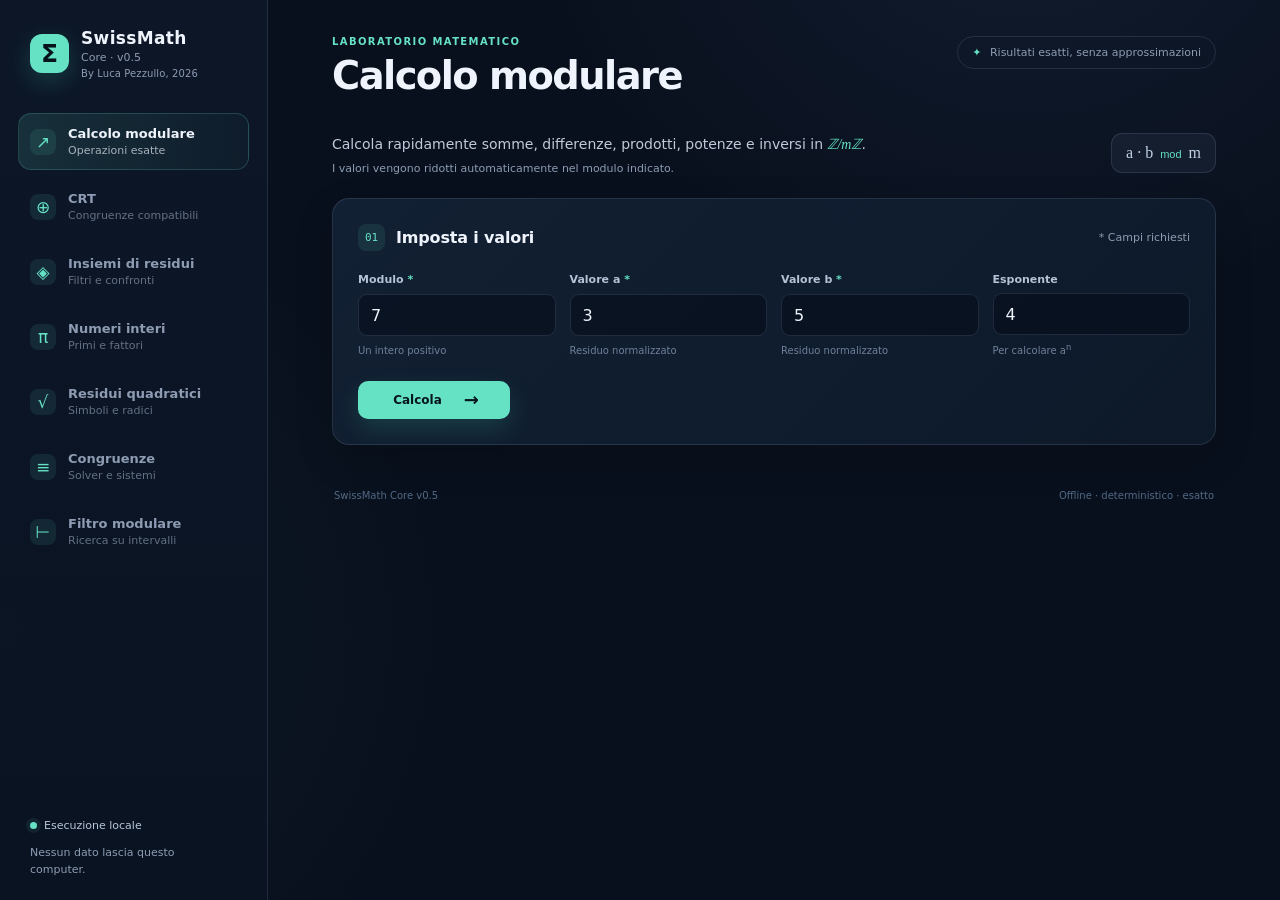
<file: apps/desktop/ui/index.html>
<!doctype html>
<html lang="it">
  <head>
    <meta charset="UTF-8" />
    <meta name="viewport" content="width=device-width, initial-scale=1.0" />
    <meta name="theme-color" content="#0b1220" />
    <title>SwissMath Core</title>
    <link rel="stylesheet" href="styles.css" />
  </head>
  <body>
    <div class="app-shell">
      <aside class="sidebar">
        <div class="brand">
          <div class="brand-mark" aria-hidden="true">Σ</div>
          <div>
            <div class="brand-name">SwissMath</div>
            <div class="brand-version">Core · v0.5</div>
            <div class="brand-credit">By Luca Pezzullo, 2026</div>
          </div>
        </div>

        <nav class="main-nav" aria-label="Strumenti">
          <button class="nav-item active" data-screen="modular" type="button">
            <span class="nav-icon" aria-hidden="true">↗</span>
            <span><strong>Calcolo modulare</strong><small>Operazioni esatte</small></span>
          </button>
          <button class="nav-item" data-screen="crt" type="button">
            <span class="nav-icon" aria-hidden="true">⊕</span>
            <span><strong>CRT</strong><small>Congruenze compatibili</small></span>
          </button>
          <button class="nav-item" data-screen="residues" type="button">
            <span class="nav-icon" aria-hidden="true">◈</span>
            <span><strong>Insiemi di residui</strong><small>Filtri e confronti</small></span>
          </button>
          <button class="nav-item" data-screen="integers" type="button">
            <span class="nav-icon" aria-hidden="true">π</span>
            <span><strong>Numeri interi</strong><small>Primi e fattori</small></span>
          </button>
          <button class="nav-item" data-screen="quadratic" type="button">
            <span class="nav-icon" aria-hidden="true">√</span>
            <span><strong>Residui quadratici</strong><small>Simboli e radici</small></span>
          </button>
          <button class="nav-item" data-screen="congruences" type="button">
            <span class="nav-icon" aria-hidden="true">≡</span>
            <span><strong>Congruenze</strong><small>Solver e sistemi</small></span>
          </button>
          <button class="nav-item" data-screen="sieve" type="button">
            <span class="nav-icon" aria-hidden="true">⊢</span>
            <span><strong>Filtro modulare</strong><small>Ricerca su intervalli</small></span>
          </button>
        </nav>

        <div class="sidebar-footer">
          <div class="offline-pill"><span class="status-dot"></span> Esecuzione locale</div>
          <p>Nessun dato lascia questo computer.</p>
        </div>
      </aside>

      <main class="content">
        <header class="topbar">
          <div>
            <div class="eyebrow">LABORATORIO MATEMATICO</div>
            <h1 id="page-title">Calcolo modulare</h1>
          </div>
          <div class="topbar-note"><span class="spark" aria-hidden="true">✦</span> Risultati esatti, senza approssimazioni</div>
        </header>

        <div id="result-actions" class="result-actions hidden" aria-live="polite">
          <div class="result-actions-copy"><span class="metric-label">Preflight risultato</span><strong id="result-actions-context">Nessun risultato selezionato</strong></div>
          <div class="result-actions-buttons"><button id="save-result" class="secondary-button" type="button">Salva risultato</button><button id="print-result" class="secondary-button" type="button">Stampa / PDF</button></div>
        </div>

        <section id="screen-modular" class="screen active" aria-labelledby="page-title">
          <div class="intro-row">
            <div>
              <p class="lead">Calcola rapidamente somme, differenze, prodotti, potenze e inversi in <span class="math">ℤ/mℤ</span>.</p>
              <p class="hint">I valori vengono ridotti automaticamente nel modulo indicato.</p>
            </div>
            <div class="formula-chip">a · b <span>mod</span> m</div>
          </div>

          <form id="modular-form" class="workspace-card">
            <div class="card-heading"><div><span class="step-badge">01</span><h2>Imposta i valori</h2></div><span class="required-note">* Campi richiesti</span></div>
            <div class="field-grid four">
              <label class="field"><span>Modulo <em>*</em></span><input name="modulus" type="text" inputmode="numeric" value="7" required /><small>Un intero positivo</small></label>
              <label class="field"><span>Valore a <em>*</em></span><input name="a" type="text" inputmode="numeric" value="3" required /><small>Residuo normalizzato</small></label>
              <label class="field"><span>Valore b <em>*</em></span><input name="b" type="text" inputmode="numeric" value="5" required /><small>Residuo normalizzato</small></label>
              <label class="field"><span>Esponente</span><input name="exponent" type="text" inputmode="numeric" value="4" required /><small>Per calcolare a<sup>n</sup></small></label>
            </div>
            <button class="primary-button" type="submit"><span>Calcola</span><span class="button-arrow">→</span></button>
          </form>

          <div id="modular-result" class="result-area hidden" aria-live="polite">
            <div class="result-heading"><div><span class="step-badge success">02</span><h2>Risultati</h2></div><span id="modular-context" class="context-label"></span></div>
            <div class="metric-grid">
              <article class="metric-card accent"><span class="metric-label">Somma</span><strong id="result-sum">—</strong><span class="metric-formula">a + b</span></article>
              <article class="metric-card"><span class="metric-label">Differenza</span><strong id="result-difference">—</strong><span class="metric-formula">a − b</span></article>
              <article class="metric-card"><span class="metric-label">Prodotto</span><strong id="result-product">—</strong><span class="metric-formula">a · b</span></article>
              <article class="metric-card"><span class="metric-label">Potenza</span><strong id="result-power">—</strong><span class="metric-formula">a<sup>n</sup></span></article>
              <article class="metric-card wide"><span class="metric-label">Inverso di a</span><strong id="result-inverse">—</strong><span id="inverse-note" class="metric-formula">esiste se gcd(a, m) = 1</span></article>
            </div>
          </div>
        </section>

        <section id="screen-crt" class="screen" aria-labelledby="page-title">
          <div class="intro-row">
            <div>
              <p class="lead">Risolvi due congruenze simultanee con il teorema cinese del resto generalizzato.</p>
              <p class="hint">Se non esiste una soluzione comune, SwissMath lo segnala senza trattarlo come errore.</p>
            </div>
            <div class="formula-chip">x ≡ a <span>mod</span> m</div>
          </div>

          <form id="crt-form" class="workspace-card">
            <div class="card-heading"><div><span class="step-badge">01</span><h2>Inserisci le congruenze</h2></div><span class="required-note">I residui vengono normalizzati</span></div>
            <div class="crt-equations">
              <div class="equation-block"><div class="equation-title"><span class="equation-dot">A</span> Prima congruenza</div><div class="field-grid two"><label class="field"><span>Residuo a <em>*</em></span><input name="residueA" type="text" inputmode="numeric" value="2" required /></label><label class="field"><span>Modulo m <em>*</em></span><input name="modulusA" type="text" inputmode="numeric" value="3" required /></label></div><div class="equation-preview">x ≡ <b data-preview="residueA">2</b> <span>mod</span> <b data-preview="modulusA">3</b></div></div>
              <div class="equation-join" aria-hidden="true">+</div>
              <div class="equation-block"><div class="equation-title"><span class="equation-dot violet">B</span> Seconda congruenza</div><div class="field-grid two"><label class="field"><span>Residuo b <em>*</em></span><input name="residueB" type="text" inputmode="numeric" value="3" required /></label><label class="field"><span>Modulo n <em>*</em></span><input name="modulusB" type="text" inputmode="numeric" value="5" required /></label></div><div class="equation-preview">x ≡ <b data-preview="residueB">3</b> <span>mod</span> <b data-preview="modulusB">5</b></div></div>
            </div>
            <button class="primary-button" type="submit"><span>Componi con CRT</span><span class="button-arrow">→</span></button>
          </form>

          <div id="crt-result" class="result-area hidden" aria-live="polite">
            <div class="result-heading"><div><span class="step-badge success">02</span><h2>Risultato CRT</h2></div><span id="crt-status" class="status-label"></span></div>
            <div class="crt-result-card"><div class="crt-result-symbol">x</div><div class="crt-result-text"><span id="crt-message">—</span><strong id="crt-equation">—</strong></div></div>
          </div>
        </section>

        <section id="screen-residues" class="screen" aria-labelledby="page-title">
          <div class="intro-row">
            <div>
              <p class="lead">Materializza e confronta due insiemi di residui modulo <span class="math">m</span>.</p>
              <p class="hint">Inserisci valori separati da virgola. I duplicati vengono eliminati automaticamente.</p>
            </div>
            <div class="formula-chip">A ⊆ <span>ℤ/mℤ</span></div>
          </div>

          <form id="residues-form" class="workspace-card">
            <div class="card-heading"><div><span class="step-badge">01</span><h2>Definisci gli insiemi</h2></div><span class="required-note">Moduli GUI fino a 2.000.000</span></div>
            <div class="field-grid one"><label class="field"><span>Modulo comune <em>*</em></span><input name="modulus" type="text" inputmode="numeric" value="12" required /><small>Il modulo deve essere uguale per A e B</small></label></div>
            <div class="field-grid two residue-inputs"><label class="field"><span>Insieme A</span><textarea name="left" rows="3" placeholder="es. 0, 1, 4, 9">0, 1, 4, 9</textarea><small>Valori separati da virgola</small></label><label class="field"><span>Insieme B</span><textarea name="right" rows="3" placeholder="es. 1, 2, 4, 8">1, 2, 4, 8</textarea><small>Necessario per le operazioni binarie</small></label></div>
            <div class="operation-row"><label class="field operation-field"><span>Operazione</span><select name="operation"><option value="intersection">Intersezione A ∩ B</option><option value="union">Unione A ∪ B</option><option value="difference">Differenza A \ B</option><option value="complement">Complemento di A</option><option value="intersection_count">Conta A ∩ B</option><option value="intersects">A e B si intersecano?</option><option value="is_subset_of">A è sottoinsieme di B?</option></select></label><button class="primary-button compact" type="submit"><span>Esegui operazione</span><span class="button-arrow">→</span></button></div>
          </form>

          <div id="residues-result" class="result-area hidden" aria-live="polite">
            <div class="result-heading"><div><span class="step-badge success">02</span><h2>Risultato dell'operazione</h2></div><span id="residues-context" class="context-label"></span></div>
            <div class="residue-result-card"><div class="residue-summary"><div><span class="metric-label">Cardinalità</span><strong id="residue-len">—</strong></div><div id="residue-query-wrap" class="query-answer hidden"><span class="metric-label">Risposta</span><strong id="residue-query">—</strong></div></div><div class="result-message" id="residue-message">—</div><div id="residue-values" class="residue-values"></div></div>
          </div>
        </section>

        <section id="screen-integers" class="screen" aria-labelledby="page-title">
          <div class="intro-row">
            <div>
              <p class="lead">Analizza un intero con una sola richiesta: primalità, fattorizzazione, φ(n) e λ(n) quando il dominio lo consente.</p>
              <p class="hint">Nel dominio u64 la fattorizzazione viene calcolata una sola volta e riutilizzata per le funzioni derivate; oltre u64 resta disponibile la sola primalità.</p>
            </div>
            <div class="formula-chip">n = <span>∏</span> p<sup>e</sup></div>
          </div>

          <form id="integer-analysis-form" class="workspace-card">
            <div class="card-heading"><div><span class="step-badge">01</span><h2>Analizza un numero</h2></div><span class="required-note">Interi decimali non negativi</span></div>
            <div class="field-grid one"><label class="field"><span>Numero n <em>*</em></span><input name="n" type="text" inputmode="numeric" value="360" required /><small>0 è ammesso per mostrare perché la fattorizzazione non è definita</small></label></div>
            <button class="primary-button" type="submit"><span>Analizza</span><span class="button-arrow">→</span></button>
          </form>

          <div id="integer-analysis-result" class="result-area hidden" aria-live="polite">
            <div class="result-heading"><div><span class="step-badge success">02</span><h2>Analisi del numero</h2></div><span id="integer-analysis-context" class="context-label"></span></div>
            <div class="integer-analysis-card residue-result-card">
              <div class="integer-analysis-grid">
                <article class="metric-card accent"><span class="metric-label">Tipo</span><strong id="integer-type">—</strong></article>
                <article class="metric-card"><span class="metric-label">Primalità</span><strong id="integer-primality">—</strong></article>
                <article class="metric-card"><span class="metric-label">φ(n)</span><strong id="integer-phi">—</strong></article>
                <article class="metric-card"><span class="metric-label">λ(n)</span><strong id="integer-lambda">—</strong></article>
              </div>
              <div class="result-message">Fattorizzazione</div>
              <div id="integer-factorization" class="factorization-display">—</div>
              <div id="integer-factorization-note" class="result-note"></div>
              <div id="integer-analysis-note" class="result-note"></div>
            </div>
          </div>

          <form id="integer-order-form" class="workspace-card integer-order-card">
            <div class="card-heading"><div><span class="step-badge">03</span><h2>Ordine moltiplicativo</h2></div><span class="required-note">Usa il modulo n selezionato</span></div>
            <div class="field-grid two">
              <label class="field"><span>Base a <em>*</em></span><input name="a" type="text" inputmode="numeric" value="3" required /><small>Ridotta automaticamente modulo n</small></label>
              <div class="field"><span>Modulo n</span><div id="integer-current-n" class="integer-current-value" aria-live="polite">360</div><small>Modifica n nel riquadro sopra e analizzalo di nuovo</small></div>
            </div>
            <button class="primary-button compact" type="submit"><span>Calcola ordine</span><span class="button-arrow">→</span></button>
          </form>

          <div id="integer-order-result" class="result-area hidden" aria-live="polite">
            <div class="result-heading"><div><span class="step-badge success">04</span><h2>Risultato ordine</h2></div><span id="integer-order-message" class="context-label"></span></div>
            <div class="crt-result-card integer-order-result-card"><div class="crt-result-symbol">a</div><div class="crt-result-text"><span>Ordine moltiplicativo</span><strong id="integer-order-equation">—</strong></div></div>
          </div>
        </section>

        <section id="screen-quadratic" class="screen" aria-labelledby="page-title">
          <div class="intro-row">
            <div>
              <p class="lead">Calcola simboli di Jacobi/Legendre e risolvi radici quadrate modulari nel dominio u64.</p>
              <p class="hint">Per moduli composti il solutore v0.5 supporta soltanto i casi in cui a e n sono coprimi.</p>
            </div>
            <div class="formula-chip">x² ≡ a <span>mod</span> n</div>
          </div>

          <form id="quadratic-symbol-form" class="workspace-card">
            <div class="card-heading"><div><span class="step-badge">01</span><h2>Simboli</h2></div><span class="required-note">Modulo dispari per Jacobi</span></div>
            <div class="field-grid two">
              <label class="field"><span>Valore a <em>*</em></span><input name="a" type="text" inputmode="numeric" value="5" required /><small>Accetta anche valori negativi</small></label>
              <label class="field"><span>Modulo n <em>*</em></span><input name="modulus" type="text" inputmode="numeric" value="11" required /><small>Jacobi: intero positivo dispari</small></label>
            </div>
            <button class="primary-button compact" type="submit"><span>Calcola simbolo</span><span class="button-arrow">→</span></button>
          </form>

          <div id="quadratic-symbol-result" class="result-area hidden" aria-live="polite">
            <div class="result-heading"><div><span class="step-badge success">02</span><h2>Simboli quadratici</h2></div><span id="quadratic-symbol-context" class="context-label"></span></div>
            <div class="metric-grid quadratic-metric-grid">
              <article class="metric-card accent"><span class="metric-label">Jacobi (a / n)</span><strong id="quadratic-jacobi">—</strong></article>
              <article class="metric-card"><span class="metric-label">Legendre (a / p)</span><strong id="quadratic-legendre">—</strong></article>
            </div>
            <div id="quadratic-symbol-message" class="result-message">—</div>
          </div>

          <form id="quadratic-roots-form" class="workspace-card quadratic-roots-card">
            <div class="card-heading"><div><span class="step-badge">03</span><h2>Radici modulari</h2></div><span class="required-note">Anteprima massima: 100 radici</span></div>
            <div class="field-grid two">
              <label class="field"><span>Valore a <em>*</em></span><input name="a" type="text" inputmode="numeric" value="10" required /><small>Accetta anche valori negativi</small></label>
              <label class="field"><span>Modulo n <em>*</em></span><input name="modulus" type="text" inputmode="numeric" value="13" required /><small>Primo o composto nel dominio u64</small></label>
            </div>
            <button class="primary-button compact" type="submit"><span>Trova radici</span><span class="button-arrow">→</span></button>
          </form>

          <div id="quadratic-roots-result" class="result-area hidden" aria-live="polite">
            <div class="result-heading"><div><span class="step-badge success">04</span><h2>Radici modulari</h2></div><span id="quadratic-roots-context" class="context-label"></span></div>
            <div class="residue-result-card">
              <div class="residue-summary"><div><span class="metric-label">Esistono</span><strong id="quadratic-root-exists">—</strong></div><div><span class="metric-label">Numero esatto di radici</span><strong id="quadratic-root-count">—</strong></div></div>
              <div id="quadratic-root-message" class="result-message">—</div>
              <div id="quadratic-roots" class="residue-values"></div>
              <div id="quadratic-roots-note" class="result-note"></div>
            </div>
          </div>
        </section>

        <section id="screen-congruences" class="screen" aria-labelledby="page-title">
          <div class="intro-row">
            <div>
              <p class="lead">Risolvi congruenze lineari e sistemi esatti senza materializzare inutilmente tutte le soluzioni.</p>
              <p class="hint">La spiegazione usa i valori prodotti dal solver Rust; i residui vengono mostrati solo quando sono pochi.</p>
            </div>
            <div class="formula-chip">a · x ≡ b <span>mod</span> m</div>
          </div>

          <form id="linear-form" class="workspace-card">
            <div class="card-heading"><div><span class="step-badge">01</span><h2>Singola congruenza</h2></div><span class="required-note">Interi decimali non negativi</span></div>
            <div class="field-grid three">
              <label class="field"><span>Coefficiente a <em>*</em></span><input name="a" type="text" inputmode="numeric" value="14" required /></label>
              <label class="field"><span>Termine b <em>*</em></span><input name="b" type="text" inputmode="numeric" value="8" required /></label>
              <label class="field"><span>Modulo m <em>*</em></span><input name="modulus" type="text" inputmode="numeric" value="30" required /></label>
            </div>
            <button class="primary-button" type="submit"><span>Risolvi</span><span class="button-arrow">→</span></button>
          </form>

          <div id="linear-result" class="result-area hidden" aria-live="polite">
            <div class="result-heading"><div><span class="step-badge success">02</span><h2>Risultato</h2></div><span id="linear-message" class="context-label"></span></div>
            <div class="linear-result-card">
              <div class="linear-main"><span class="metric-label">Classe soluzione</span><strong id="linear-equation">—</strong><span id="linear-count" class="linear-count">—</span></div>
              <div class="linear-facts" id="linear-facts"></div>
              <div class="linear-residues" id="linear-residues"></div>
            </div>
          </div>

          <div class="workspace-card system-card">
            <div class="card-heading"><div><span class="step-badge">03</span><h2>Sistema di congruenze</h2></div><span class="required-note">Le righe All non restringono il sistema</span></div>
            <div id="system-rows" class="system-rows"></div>
            <div class="inline-actions"><button id="system-add" class="secondary-button" type="button">+ aggiungi riga</button><button id="system-submit" class="primary-button compact" type="button"><span>Risolvi sistema</span><span class="button-arrow">→</span></button></div>
          </div>

          <div id="system-result" class="result-area hidden" aria-live="polite">
            <div class="result-heading"><div><span class="step-badge success">04</span><h2>Esito del sistema</h2></div><span id="system-message" class="context-label"></span></div>
            <div class="system-result-card"><strong id="system-equation">—</strong><div id="system-row-summary" class="system-row-summary"></div></div>
          </div>
        </section>

        <section id="screen-sieve" class="screen" aria-labelledby="page-title">
          <div class="intro-row">
            <div>
              <p class="lead">Combina filtri di residui e congruenze lineari su un intervallo inclusivo <span class="math">Da ≤ x ≤ A</span>.</p>
              <p class="hint">Il filtro più selettivo viene scelto come ancora; il risultato conserva solo i primi valori richiesti.</p>
            </div>
            <div class="formula-chip">x mod m <span>∈</span> A</div>
          </div>

          <form id="sieve-form" class="workspace-card">
            <div class="card-heading"><div><span class="step-badge">01</span><h2>Filtri modulari</h2></div><span class="required-note">Liste separate da virgola</span></div>
            <div id="sieve-rows" class="sieve-rows"></div>
            <button id="sieve-add" class="secondary-button" type="button">+ aggiungi filtro</button>
            <div class="range-grid">
              <label class="field"><span>Da <em>*</em></span><input name="start" type="text" inputmode="numeric" value="0" required /></label>
              <label class="field"><span>A <em>*</em></span><input name="end" type="text" inputmode="numeric" value="10000" required /></label>
              <label class="field"><span>Anteprima</span><input name="preview" type="text" inputmode="numeric" value="50" required /><small>Massimo 1.000 valori</small></label>
            </div>
            <button class="primary-button" type="submit"><span>Cerca</span><span class="button-arrow">→</span></button>
          </form>

          <div id="sieve-result" class="result-area hidden" aria-live="polite">
            <div class="result-heading"><div><span class="step-badge success">02</span><h2>Risultati del filtro</h2></div><span id="sieve-message" class="context-label"></span></div>
            <div class="sieve-result-card">
              <div class="sieve-metrics">
                <article class="metric-card accent"><span class="metric-label">Valori compatibili</span><strong id="sieve-count">—</strong></article>
                <article class="metric-card"><span class="metric-label">Percentuale</span><strong id="sieve-percentage">—</strong></article>
                <article class="metric-card"><span class="metric-label">Filtri attivi</span><strong id="sieve-filter-count">—</strong></article>
                <article class="metric-card"><span class="metric-label">Intervallo</span><strong id="sieve-range">—</strong></article>
              </div>
              <div id="sieve-anchor" class="sieve-anchor"></div>
              <div class="result-message">Primi risultati</div>
              <div id="sieve-preview" class="residue-values"></div>
            </div>
          </div>
        </section>

        <div id="toast" class="toast" role="status" aria-live="polite"></div>
        <footer class="app-footer"><span>SwissMath Core v0.5</span><span>Offline · deterministico · esatto</span></footer>
      </main>
    </div>
    <script src="app.js"></script>
  </body>
</html>
</file>
<file: apps/desktop/ui/styles.css>
:root {
  color-scheme: dark;
  --bg: #09101d;
  --sidebar: #0d1727;
  --surface: #111d2e;
  --surface-2: #16243a;
  --line: rgba(168, 190, 224, 0.14);
  --muted: #8d9cb3;
  --text: #eff4fc;
  --accent: #65e1c4;
  --accent-strong: #3ac7aa;
  --violet: #a88cff;
  --danger: #ff8b9e;
}

* { box-sizing: border-box; }
html, body { margin: 0; min-width: 900px; min-height: 100%; background: var(--bg); color: var(--text); font-family: "Segoe UI", Inter, system-ui, sans-serif; }
body { min-height: 100vh; background-image: radial-gradient(circle at 80% -20%, rgba(88, 130, 199, .12), transparent 34%), radial-gradient(circle at 0% 70%, rgba(61, 206, 172, .05), transparent 32%); }
button, input, textarea, select { font: inherit; }
button { cursor: pointer; }

.app-shell { display: flex; min-height: 100vh; }
.sidebar { width: 268px; flex: 0 0 268px; background: linear-gradient(180deg, rgba(13, 23, 39, .98), rgba(10, 19, 33, .98)); border-right: 1px solid var(--line); padding: 28px 18px 22px; display: flex; flex-direction: column; }
.brand { display: flex; gap: 12px; align-items: center; padding: 0 12px 34px; }
.brand-mark { width: 39px; height: 39px; display: grid; place-items: center; border-radius: 12px; color: #06131a; background: var(--accent); font-size: 25px; font-weight: 800; box-shadow: 0 8px 25px rgba(65, 224, 187, .2); }
.brand-name { letter-spacing: .02em; font-size: 17px; font-weight: 750; }
.brand-version { color: var(--muted); font-size: 11px; margin-top: 3px; }
.brand-credit { color: var(--muted); font-size: 10px; letter-spacing: .01em; margin-top: 4px; }
.main-nav { display: grid; gap: 8px; }
.nav-item { display: flex; align-items: center; gap: 12px; width: 100%; border: 1px solid transparent; border-radius: 13px; color: var(--muted); background: transparent; text-align: left; padding: 12px 11px; transition: .18s ease; }
.nav-item:hover { color: var(--text); background: rgba(155, 182, 222, .07); }
.nav-item.active { color: var(--text); border-color: rgba(101, 225, 196, .2); background: linear-gradient(90deg, rgba(101, 225, 196, .13), rgba(101, 225, 196, .03)); }
.nav-icon { width: 26px; height: 26px; display: grid; place-items: center; border-radius: 8px; color: var(--accent); background: rgba(101, 225, 196, .1); font-size: 17px; }
.nav-item strong, .nav-item small { display: block; }
.nav-item strong { font-size: 13px; font-weight: 650; }
.nav-item small { font-size: 11px; color: inherit; opacity: .68; margin-top: 3px; }
.sidebar-footer { margin-top: auto; padding: 0 12px; color: var(--muted); font-size: 11px; line-height: 1.55; }
.sidebar-footer p { margin: 10px 0 0; max-width: 190px; }
.offline-pill { display: inline-flex; align-items: center; gap: 7px; color: #b7c6d9; }
.status-dot { width: 7px; height: 7px; background: var(--accent); border-radius: 50%; box-shadow: 0 0 0 4px rgba(101, 225, 196, .08); }

.content { flex: 1; min-width: 0; max-width: 1400px; margin: 0 auto; padding: 36px clamp(34px, 5vw, 80px) 24px; }
.topbar { display: flex; align-items: flex-start; justify-content: space-between; gap: 24px; padding-bottom: 36px; }
.eyebrow { color: var(--accent); letter-spacing: .14em; font-size: 10px; font-weight: 750; }
h1, h2, p { margin: 0; }
h1 { font-size: clamp(28px, 3vw, 40px); letter-spacing: -.04em; line-height: 1.1; margin-top: 8px; }
h2 { display: inline; font-size: 16px; font-weight: 700; letter-spacing: -.01em; }
.topbar-note { border: 1px solid var(--line); border-radius: 100px; padding: 9px 14px; color: var(--muted); font-size: 11px; white-space: nowrap; }
.spark { color: var(--accent); margin-right: 5px; }
.result-actions { display: flex; align-items: center; justify-content: space-between; gap: 18px; margin: -17px 0 24px; padding: 12px 14px; border: 1px solid rgba(101, 225, 196, .2); border-radius: 12px; background: linear-gradient(90deg, rgba(101, 225, 196, .1), rgba(101, 225, 196, .03)); }
.result-actions-copy { display: grid; gap: 4px; min-width: 0; }
.result-actions-copy strong { color: #c8d7e7; font-size: 12px; font-weight: 650; overflow-wrap: anywhere; }
.result-actions-buttons { display: flex; gap: 8px; flex-shrink: 0; }
.result-actions .secondary-button { padding: 8px 11px; }
.screen { display: none; animation: appear .22s ease-out; }
.screen.active { display: block; }
@keyframes appear { from { opacity: 0; transform: translateY(4px); } to { opacity: 1; transform: translateY(0); } }
.intro-row { display: flex; align-items: flex-start; justify-content: space-between; gap: 30px; margin-bottom: 23px; }
.lead { color: #c0cada; font-size: 14px; line-height: 1.65; max-width: 700px; }
.hint { color: var(--muted); font-size: 11px; margin-top: 6px; }
.math { color: var(--accent); font-family: Georgia, serif; font-style: italic; }
.formula-chip { color: #bfd2e5; background: rgba(126, 154, 195, .08); border: 1px solid var(--line); border-radius: 11px; padding: 10px 14px; white-space: nowrap; font: 16px Georgia, serif; }
.formula-chip span { color: var(--accent); font-size: 11px; font-family: "Segoe UI", sans-serif; margin: 0 3px; }

.workspace-card, .residue-result-card, .crt-result-card { background: linear-gradient(135deg, rgba(19, 33, 53, .94), rgba(14, 26, 43, .94)); border: 1px solid var(--line); border-radius: 17px; box-shadow: 0 14px 40px rgba(0, 0, 0, .12); }
.workspace-card { padding: 25px; }
.card-heading, .result-heading { display: flex; justify-content: space-between; align-items: center; gap: 16px; margin-bottom: 22px; }
.card-heading > div, .result-heading > div { display: flex; align-items: center; gap: 11px; }
.step-badge { width: 27px; height: 27px; display: inline-grid; place-items: center; border-radius: 8px; color: var(--accent); background: rgba(101, 225, 196, .1); font: 11px ui-monospace, SFMono-Regular, Consolas, monospace; }
.step-badge.success { color: #071b18; background: var(--accent); }
.required-note, .context-label, .status-label { color: var(--muted); font-size: 11px; }
.field-grid { display: grid; gap: 14px; }
.field-grid.one { grid-template-columns: 1fr; }
.field-grid.two { grid-template-columns: repeat(2, minmax(0, 1fr)); }
.field-grid.three { grid-template-columns: repeat(3, minmax(0, 1fr)); }
.field-grid.four { grid-template-columns: repeat(4, minmax(0, 1fr)); }
.field { display: grid; gap: 7px; min-width: 0; }
.field > span { color: #b4c3d7; font-size: 11px; font-weight: 650; }
.field em { color: var(--accent); font-style: normal; }
.field small { color: #6f819a; font-size: 10px; }
input, textarea, select { width: 100%; color: var(--text); background: rgba(5, 13, 25, .6); border: 1px solid rgba(149, 175, 211, .16); border-radius: 9px; outline: none; transition: .16s ease; }
input, select { height: 42px; padding: 0 12px; }
textarea { resize: vertical; min-height: 74px; padding: 11px 12px; line-height: 1.55; }
input:focus, textarea:focus, select:focus { border-color: rgba(101, 225, 196, .75); box-shadow: 0 0 0 3px rgba(101, 225, 196, .09); }
select { appearance: none; background-image: linear-gradient(45deg, transparent 50%, #87a1be 50%), linear-gradient(135deg, #87a1be 50%, transparent 50%); background-position: calc(100% - 16px) 18px, calc(100% - 11px) 18px; background-size: 5px 5px, 5px 5px; background-repeat: no-repeat; }
.primary-button { display: inline-flex; align-items: center; justify-content: center; gap: 22px; min-width: 152px; margin-top: 24px; padding: 12px 14px 12px 18px; border: 0; border-radius: 10px; color: #06151a; background: var(--accent); font-size: 12px; font-weight: 750; box-shadow: 0 10px 25px rgba(70, 215, 181, .16); transition: .18s ease; }
.primary-button:hover { background: #83ebd4; transform: translateY(-1px); box-shadow: 0 13px 30px rgba(70, 215, 181, .25); }
.button-arrow { font-size: 18px; line-height: 10px; }
.primary-button.compact { margin-top: 0; min-width: 185px; }
.result-area { margin-top: 29px; }
.metric-grid { display: grid; grid-template-columns: repeat(4, minmax(0, 1fr)); gap: 12px; }
.metric-card { min-height: 115px; display: flex; flex-direction: column; justify-content: space-between; background: rgba(20, 35, 56, .65); border: 1px solid var(--line); border-radius: 13px; padding: 16px; }
.metric-card.accent { border-color: rgba(101, 225, 196, .25); background: linear-gradient(145deg, rgba(57, 153, 132, .2), rgba(20, 35, 56, .7)); }
.metric-card.wide { grid-column: span 2; }
.metric-label { color: var(--muted); font-size: 10px; letter-spacing: .06em; text-transform: uppercase; }
.metric-card strong { color: var(--text); font: 28px Georgia, serif; letter-spacing: -.02em; }
.metric-card.accent strong { color: var(--accent); }
.metric-formula { color: #7289a5; font: 12px Georgia, serif; }
.hidden { display: none !important; }

.crt-equations { display: grid; grid-template-columns: minmax(0, 1fr) 34px minmax(0, 1fr); align-items: center; gap: 13px; }
.equation-block { min-width: 0; padding: 16px; border: 1px solid var(--line); border-radius: 13px; background: rgba(4, 12, 23, .26); }
.equation-title { color: #c7d3e4; font-size: 12px; font-weight: 700; margin-bottom: 15px; }
.equation-dot { display: inline-grid; place-items: center; width: 22px; height: 22px; margin-right: 6px; color: #071b18; background: var(--accent); border-radius: 7px; font-size: 10px; }
.equation-dot.violet { color: #171023; background: var(--violet); }
.equation-join { display: grid; place-items: center; color: #647c9c; font: 25px Georgia, serif; }
.equation-preview { color: #7e92ab; font: 13px Georgia, serif; margin-top: 14px; }
.equation-preview b { color: var(--text); font-weight: 500; }
.equation-preview span { color: var(--accent); font: 10px "Segoe UI", sans-serif; margin: 0 3px; }
.crt-result-card { display: flex; align-items: center; gap: 20px; padding: 28px; }
.crt-result-symbol { width: 58px; height: 58px; display: grid; place-items: center; border-radius: 16px; color: #071b18; background: var(--accent); font: 31px Georgia, serif; }
.crt-result-text { display: grid; gap: 9px; }
.crt-result-text span { color: var(--muted); font-size: 12px; }
.crt-result-text strong { color: var(--text); font: 23px Georgia, serif; }
.status-label { color: var(--accent); }

.residue-inputs { margin-top: 18px; }
.operation-row { display: flex; align-items: flex-end; gap: 15px; margin-top: 19px; }
.operation-field { flex: 1; }
.residue-result-card { padding: 23px; }
.integer-analysis-card { display: grid; gap: 17px; }
.integer-analysis-grid { display: grid; grid-template-columns: repeat(4, minmax(0, 1fr)); gap: 12px; }
.integer-analysis-grid .metric-card { min-height: 108px; }
.integer-analysis-grid .metric-card strong { overflow-wrap: anywhere; }
.factorization-display { color: #b9d8d0; background: rgba(4, 12, 23, .45); border: 1px solid var(--line); border-radius: 10px; padding: 16px; font: 23px Georgia, serif; line-height: 1.7; overflow-wrap: anywhere; }
.factorization-display sup { color: var(--accent); font-size: .62em; margin-left: 1px; }
.result-note { color: var(--muted); font-size: 11px; line-height: 1.5; }
.integer-order-card { margin-top: 24px; }
.integer-current-value { display: flex; align-items: center; min-height: 42px; padding: 0 12px; color: var(--accent); background: rgba(5, 13, 25, .6); border: 1px solid rgba(149, 175, 211, .16); border-radius: 9px; font: 20px Georgia, serif; }
.integer-order-result-card { margin-top: 0; }
.residue-summary { display: flex; align-items: center; gap: 55px; padding-bottom: 18px; border-bottom: 1px solid var(--line); }
.residue-summary > div { display: grid; gap: 7px; }
.residue-summary strong { color: var(--accent); font: 27px Georgia, serif; }
.query-answer strong { color: var(--violet); }
.result-message { color: #b9c8da; font-size: 12px; margin: 18px 0 13px; }
.residue-values { color: #b9d8d0; background: rgba(4, 12, 23, .45); border: 1px solid var(--line); border-radius: 10px; padding: 14px; font: 13px ui-monospace, SFMono-Regular, Consolas, monospace; line-height: 1.8; overflow-wrap: anywhere; min-height: 49px; }
.residue-values:empty::before { content: "Nessun valore da visualizzare"; color: #637895; font-family: "Segoe UI", sans-serif; font-size: 11px; }
.quadratic-metric-grid { grid-template-columns: repeat(2, minmax(0, 1fr)); }
.quadratic-roots-card { margin-top: 24px; }

.linear-result-card, .system-result-card, .sieve-result-card { background: linear-gradient(135deg, rgba(19, 33, 53, .94), rgba(14, 26, 43, .94)); border: 1px solid var(--line); border-radius: 17px; padding: 23px; }
.linear-result-card { display: grid; grid-template-columns: minmax(210px, .8fr) minmax(280px, 1.2fr); gap: 22px; }
.linear-main { display: grid; align-content: start; gap: 9px; padding: 5px 0; }
.linear-main strong { color: var(--accent); font: 25px Georgia, serif; }
.linear-count { color: var(--muted); font-size: 11px; }
.linear-facts { display: grid; gap: 9px; color: #b9c8da; font-size: 12px; line-height: 1.5; }
.linear-residues { grid-column: 1 / -1; color: #b9d8d0; background: rgba(4, 12, 23, .45); border: 1px solid var(--line); border-radius: 10px; padding: 14px; font: 13px ui-monospace, SFMono-Regular, Consolas, monospace; line-height: 1.8; overflow-wrap: anywhere; }
.system-card { margin-top: 24px; }
.system-rows { display: grid; gap: 10px; }
.system-row { display: grid; grid-template-columns: repeat(3, minmax(0, 1fr)) 38px; gap: 12px; align-items: end; padding: 13px; border: 1px solid var(--line); border-radius: 12px; background: rgba(4, 12, 23, .24); }
.inline-actions { display: flex; align-items: center; gap: 12px; margin-top: 18px; }
.secondary-button, .remove-button { border: 1px solid rgba(101, 225, 196, .24); color: var(--accent); background: rgba(101, 225, 196, .08); border-radius: 9px; padding: 10px 13px; font-size: 11px; font-weight: 700; }
.secondary-button:hover { background: rgba(101, 225, 196, .16); }
.remove-button { width: 34px; height: 34px; padding: 0; color: var(--danger); border-color: rgba(255, 139, 158, .24); background: rgba(255, 139, 158, .06); font-size: 20px; font-weight: 400; }
.system-result-card { display: grid; gap: 16px; }
.system-result-card > strong { color: var(--accent); font: 23px Georgia, serif; }
.system-row-summary { display: grid; gap: 6px; color: var(--muted); font-size: 11px; }

.sieve-rows { display: grid; gap: 13px; margin-bottom: 15px; }
.sieve-row { display: grid; gap: 12px; padding: 15px; border: 1px solid var(--line); border-radius: 13px; background: rgba(4, 12, 23, .24); }
.sieve-row-head { display: grid; grid-template-columns: minmax(190px, .8fr) minmax(140px, .5fr) 38px; gap: 12px; align-items: end; }
.sieve-residues-wrap { max-width: calc(100% - 50px); }
.range-grid { display: grid; grid-template-columns: repeat(3, minmax(0, 1fr)); gap: 14px; margin-top: 22px; }
.sieve-result-card { display: grid; gap: 17px; }
.sieve-metrics { display: grid; grid-template-columns: repeat(4, minmax(0, 1fr)); gap: 12px; }
.sieve-metrics .metric-card { min-height: 105px; }
.sieve-metrics .metric-card strong { font-size: 22px; overflow-wrap: anywhere; }
.sieve-anchor { color: #9eb3cc; font-size: 11px; }

.toast { position: fixed; right: 31px; bottom: 27px; z-index: 10; max-width: 390px; color: #071b18; background: var(--accent); border-radius: 10px; padding: 12px 16px; font-size: 12px; font-weight: 650; box-shadow: 0 15px 40px rgba(0, 0, 0, .3); opacity: 0; transform: translateY(8px); pointer-events: none; transition: .2s ease; }
.toast.show { opacity: 1; transform: translateY(0); }
.toast.error { color: #2a0710; background: var(--danger); }
.app-footer { display: flex; justify-content: space-between; gap: 20px; color: #526985; font-size: 10px; margin-top: 45px; padding: 0 2px; }

@media (max-width: 1050px) {
  .content { padding-left: 34px; padding-right: 34px; }
  .field-grid.four { grid-template-columns: repeat(2, minmax(0, 1fr)); }
  .field-grid.three, .sieve-metrics { grid-template-columns: repeat(2, minmax(0, 1fr)); }
  .integer-analysis-grid { grid-template-columns: 1fr; }
  .linear-result-card { grid-template-columns: 1fr; }
}

@media print {
  html, body { min-width: 0; background: #fff; color: #101827; }
  body { background-image: none; }
  .sidebar, .topbar, .result-actions, .app-footer, .toast { display: none !important; }
  .app-shell, .content { display: block; max-width: none; min-width: 0; margin: 0; padding: 0; }
  body.printing .screen:not(.active) { display: none !important; }
  body.printing .screen.active { display: block !important; animation: none; }
  body.printing .screen.active .workspace-card { display: none !important; }
  body.printing .screen.active .result-area:not(.print-target) { display: none !important; }
  body.printing .screen.active .result-area.print-target { display: block !important; margin: 0; }
  body.printing .screen.active .result-area.print-target.hidden { display: block !important; }
  body.printing .screen.active .result-area.print-target .result-heading { color: #101827; }
  body.printing .screen.active .result-area.print-target .metric-card,
  body.printing .screen.active .result-area.print-target .linear-result-card,
  body.printing .screen.active .result-area.print-target .system-result-card,
  body.printing .screen.active .result-area.print-target .sieve-result-card,
  body.printing .screen.active .result-area.print-target .crt-result-card,
  body.printing .screen.active .result-area.print-target .residue-result-card,
  body.printing .screen.active .result-area.print-target .integer-analysis-card { color: #101827; background: #fff; border-color: #c6cfdb; box-shadow: none; }
  body.printing .screen.active .result-area.print-target strong,
  body.printing .screen.active .result-area.print-target .metric-label,
  body.printing .screen.active .result-area.print-target .metric-formula,
  body.printing .screen.active .result-area.print-target .context-label,
  body.printing .screen.active .result-area.print-target .status-label,
  body.printing .screen.active .result-area.print-target .result-message,
  body.printing .screen.active .result-area.print-target .linear-facts,
  body.printing .screen.active .result-area.print-target .linear-count,
  body.printing .screen.active .result-area.print-target .system-row-summary,
  body.printing .screen.active .result-area.print-target .sieve-anchor,
  body.printing .screen.active .result-area.print-target .result-note { color: #101827; }
  body.printing .screen.active .result-area.print-target .residue-values,
  body.printing .screen.active .result-area.print-target .linear-residues,
  body.printing .screen.active .result-area.print-target .factorization-display { color: #101827; background: #f5f7fa; border-color: #c6cfdb; }
}
</file>
